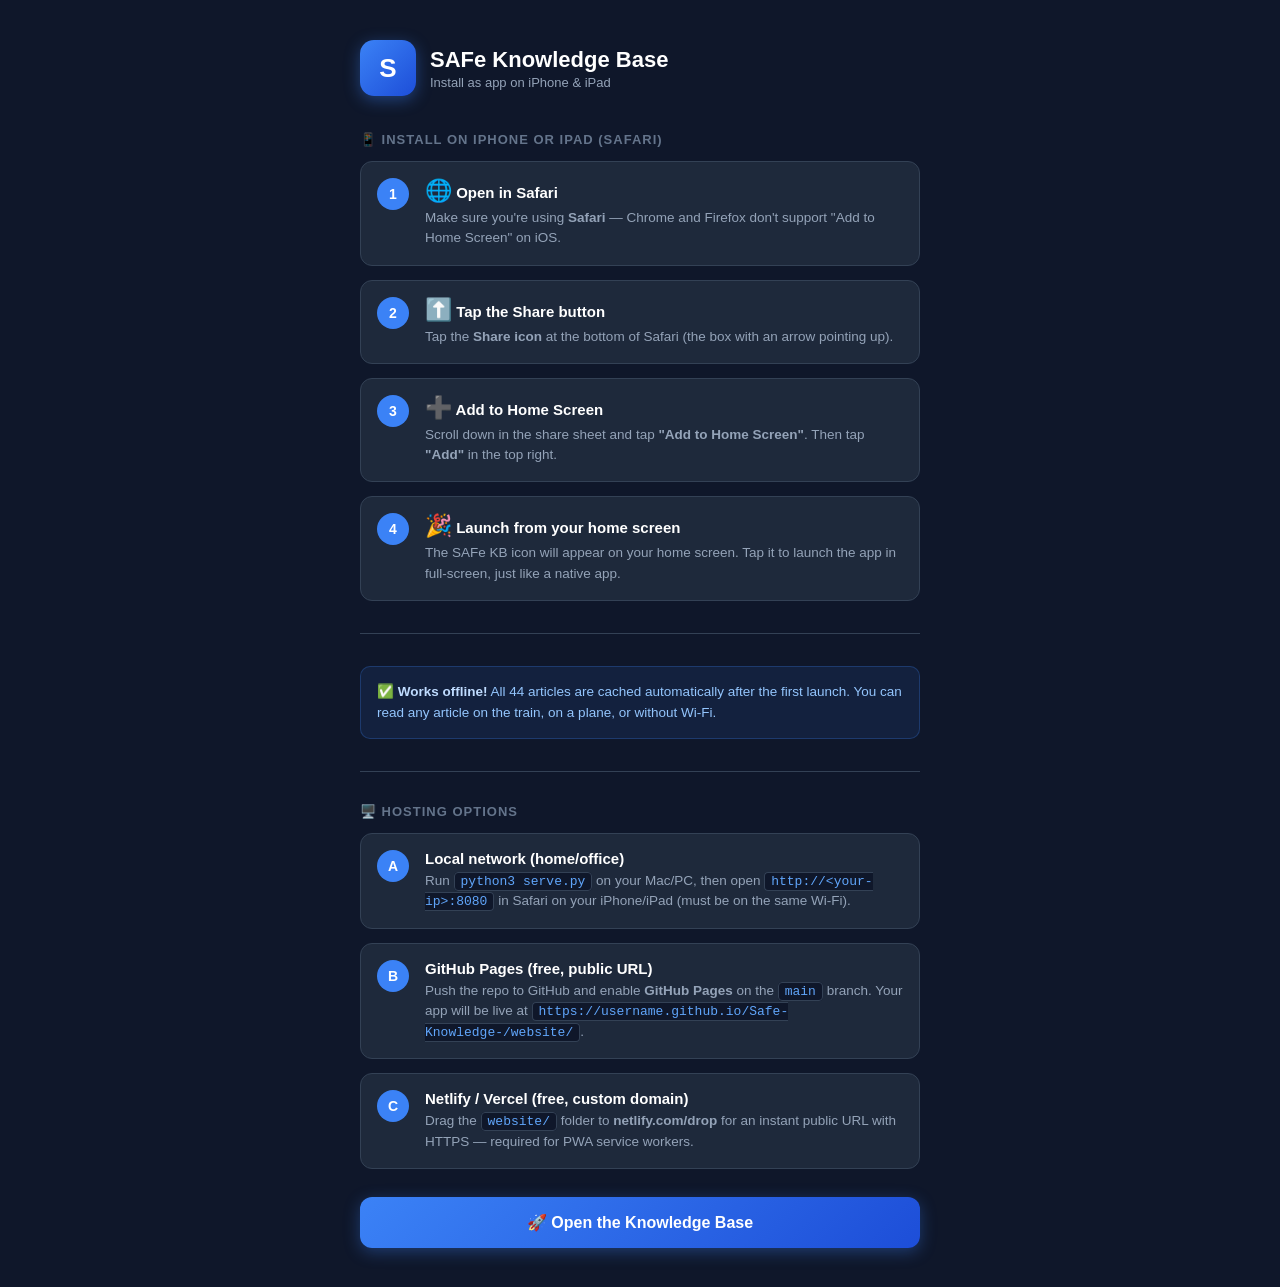
<file: docs/install.html>
<!DOCTYPE html>
<html lang="en">
<head>
  <meta charset="UTF-8" />
  <meta name="viewport" content="width=device-width, initial-scale=1.0, viewport-fit=cover" />
  <title>Install SAFe KB on iPhone & iPad</title>
  <meta name="apple-mobile-web-app-capable" content="yes" />
  <meta name="apple-mobile-web-app-status-bar-style" content="black-translucent" />
  <link rel="apple-touch-icon" href="icons/apple-touch-icon.png" />
  <link rel="manifest" href="manifest.json" />
  <meta name="theme-color" content="#1e2a3a" />
  <style>
    * { box-sizing: border-box; margin: 0; padding: 0; }
    body {
      font-family: -apple-system, BlinkMacSystemFont, 'Segoe UI', sans-serif;
      background: #0f172a;
      color: #e2e8f0;
      min-height: 100vh;
      padding: env(safe-area-inset-top, 20px) 20px env(safe-area-inset-bottom, 20px);
    }
    .container { max-width: 560px; margin: 0 auto; padding: 40px 0; }
    .logo {
      display: flex; align-items: center; gap: 14px; margin-bottom: 36px;
    }
    .logo-icon {
      width: 56px; height: 56px; border-radius: 14px;
      background: linear-gradient(135deg, #3b82f6, #1d4ed8);
      display: flex; align-items: center; justify-content: center;
      font-size: 26px; font-weight: 800; color: white;
      box-shadow: 0 4px 16px rgba(59,130,246,0.4);
      flex-shrink: 0;
    }
    .logo-text h1 { font-size: 22px; font-weight: 700; color: #fff; }
    .logo-text p  { font-size: 13px; color: #94a3b8; margin-top: 2px; }
    h2 { font-size: 18px; font-weight: 700; color: #93c5fd; margin-bottom: 20px; }
    .steps { display: flex; flex-direction: column; gap: 14px; }
    .step {
      display: flex; gap: 16px; align-items: flex-start;
      background: #1e293b; border: 1px solid #334155;
      border-radius: 12px; padding: 16px;
    }
    .step-num {
      width: 32px; height: 32px; border-radius: 50%;
      background: #3b82f6; color: white;
      display: flex; align-items: center; justify-content: center;
      font-weight: 700; font-size: 14px; flex-shrink: 0;
    }
    .step-content h3 { font-size: 15px; font-weight: 600; color: #fff; margin-bottom: 4px; }
    .step-content p  { font-size: 13.5px; color: #94a3b8; line-height: 1.5; }
    .step-content code {
      background: #0f172a; border: 1px solid #334155; border-radius: 4px;
      padding: 1px 6px; font-size: 13px; color: #60a5fa;
      font-family: monospace;
    }
    .icon { font-size: 22px; }
    .divider {
      border: none; border-top: 1px solid #334155; margin: 32px 0;
    }
    .tip {
      background: rgba(59,130,246,0.1); border: 1px solid rgba(59,130,246,0.25);
      border-radius: 10px; padding: 14px 16px; font-size: 13.5px;
      color: #93c5fd; line-height: 1.6;
    }
    .tip strong { color: #bfdbfe; }
    .launch-btn {
      display: block; width: 100%; margin-top: 28px;
      background: linear-gradient(135deg, #3b82f6, #1d4ed8);
      color: white; border: none; border-radius: 12px;
      padding: 16px; font-size: 16px; font-weight: 600;
      text-align: center; text-decoration: none; cursor: pointer;
      box-shadow: 0 4px 16px rgba(59,130,246,0.35);
      transition: opacity 0.15s;
    }
    .launch-btn:hover { opacity: 0.9; }
    .section-title {
      font-size: 13px; font-weight: 700; letter-spacing: 1px;
      text-transform: uppercase; color: #64748b; margin-bottom: 14px;
    }
  </style>
</head>
<body>
<div class="container">

  <div class="logo">
    <div class="logo-icon">S</div>
    <div class="logo-text">
      <h1>SAFe Knowledge Base</h1>
      <p>Install as app on iPhone &amp; iPad</p>
    </div>
  </div>

  <!-- iPhone / iPad instructions -->
  <p class="section-title">📱 Install on iPhone or iPad (Safari)</p>
  <div class="steps">

    <div class="step">
      <div class="step-num">1</div>
      <div class="step-content">
        <h3><span class="icon">🌐</span> Open in Safari</h3>
        <p>Make sure you're using <strong>Safari</strong> — Chrome and Firefox don't support "Add to Home Screen" on iOS.</p>
      </div>
    </div>

    <div class="step">
      <div class="step-num">2</div>
      <div class="step-content">
        <h3><span class="icon">⬆️</span> Tap the Share button</h3>
        <p>Tap the <strong>Share icon</strong> at the bottom of Safari (the box with an arrow pointing up).</p>
      </div>
    </div>

    <div class="step">
      <div class="step-num">3</div>
      <div class="step-content">
        <h3><span class="icon">➕</span> Add to Home Screen</h3>
        <p>Scroll down in the share sheet and tap <strong>"Add to Home Screen"</strong>. Then tap <strong>"Add"</strong> in the top right.</p>
      </div>
    </div>

    <div class="step">
      <div class="step-num">4</div>
      <div class="step-content">
        <h3><span class="icon">🎉</span> Launch from your home screen</h3>
        <p>The SAFe KB icon will appear on your home screen. Tap it to launch the app in full-screen, just like a native app.</p>
      </div>
    </div>

  </div>

  <hr class="divider" />

  <div class="tip">
    <strong>✅ Works offline!</strong> All 44 articles are cached automatically after the first launch.
    You can read any article on the train, on a plane, or without Wi-Fi.
  </div>

  <hr class="divider" />

  <!-- Hosting instructions -->
  <p class="section-title">🖥️ Hosting options</p>
  <div class="steps">

    <div class="step">
      <div class="step-num">A</div>
      <div class="step-content">
        <h3>Local network (home/office)</h3>
        <p>Run <code>python3 serve.py</code> on your Mac/PC, then open <code>http://&lt;your-ip&gt;:8080</code> in Safari on your iPhone/iPad (must be on the same Wi-Fi).</p>
      </div>
    </div>

    <div class="step">
      <div class="step-num">B</div>
      <div class="step-content">
        <h3>GitHub Pages (free, public URL)</h3>
        <p>Push the repo to GitHub and enable <strong>GitHub Pages</strong> on the <code>main</code> branch. Your app will be live at <code>https://username.github.io/Safe-Knowledge-/website/</code>.</p>
      </div>
    </div>

    <div class="step">
      <div class="step-num">C</div>
      <div class="step-content">
        <h3>Netlify / Vercel (free, custom domain)</h3>
        <p>Drag the <code>website/</code> folder to <strong>netlify.com/drop</strong> for an instant public URL with HTTPS — required for PWA service workers.</p>
      </div>
    </div>

  </div>

  <a href="index.html" class="launch-btn">🚀 Open the Knowledge Base</a>

</div>
</body>
</html>
</file>
